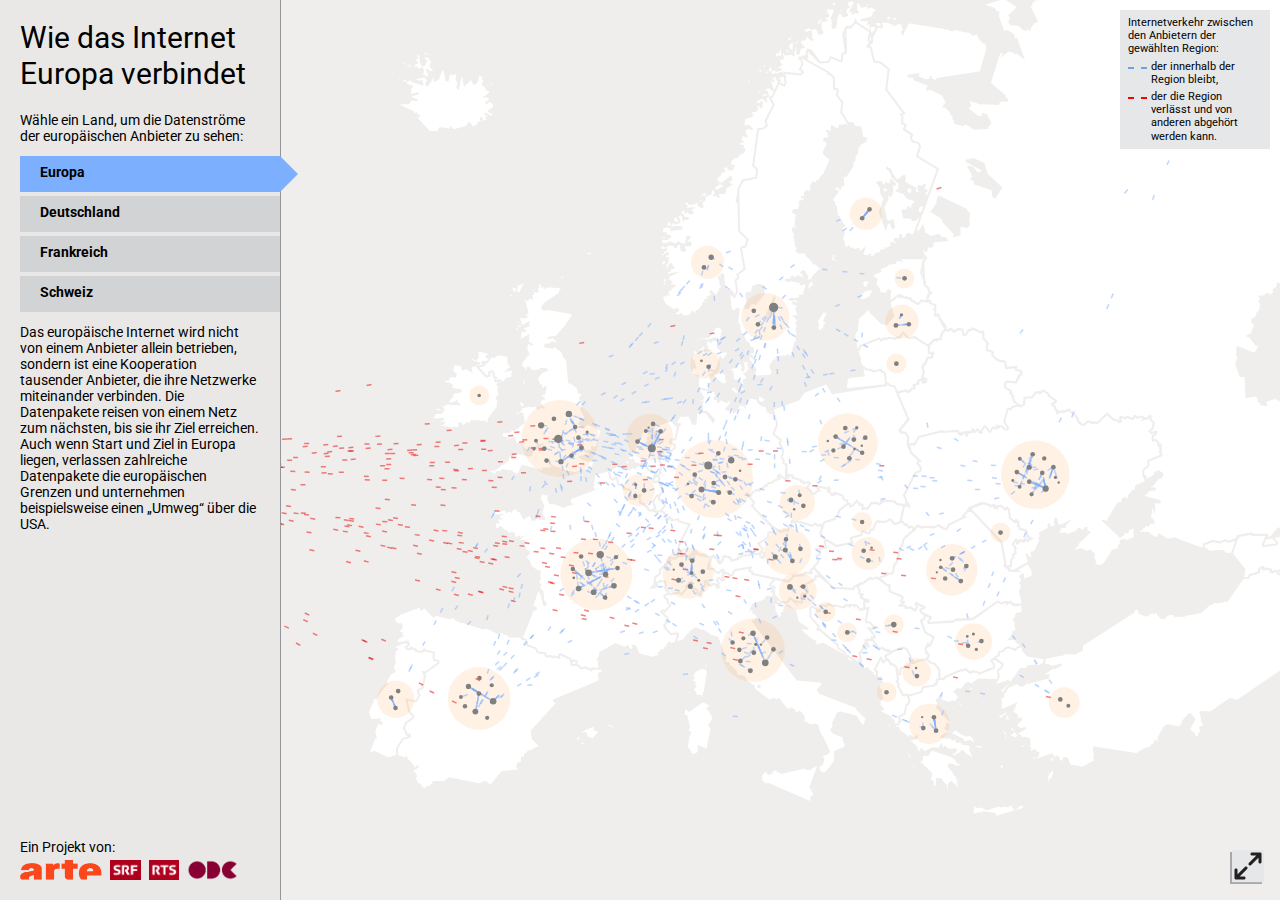
<file: web/index.html>
<!DOCTYPE html>
<html lang="en">
	<head>
		<meta charset="utf-8">
		<meta http-equiv="X-UA-Compatible" content="IE=edge">
		<meta name="viewport" content="width=device-width, initial-scale=1">
		<title>Wie das Internet Europa verbindet</title>
		
		<link href='http://fonts.googleapis.com/css?family=Roboto:400,700' rel='stylesheet' type='text/css'>
		<link rel="stylesheet" href="assets/style/main.css" />

		<script src="assets/lib/jquery-1.11.2.min.js"></script>
		<script src="assets/lib/d3.min.js"></script>

		<script src="assets/data/data.js"></script>
		<script src="assets/data/map.js"></script>
		<script src="assets/script/main.js"></script>
		<script src="assets/script/canvas.js"></script>
	</head>
	<body>
		<div id="content">
			<div id="sidebar">
				<h1>Wie das Internet Europa verbindet</h1>
				<div id="intro">Wähle ein Land, um die Datenströme der europäischen Anbieter zu sehen:</div>
				<div id="country_wrapper" class="noselect">
					<div id="btn_eu" country="eu" class="country_button active">Europa</div>
					<div id="btn_de" country="de" class="country_button">Deutschland</div>
					<div id="btn_fr" country="fr" class="country_button">Frankreich</div>
					<div id="btn_ch" country="ch" class="country_button">Schweiz</div>
				</div>
				<div id="description_wrapper">
					<div id="text_eu" class="description active">Das europäische Internet wird nicht von einem Anbieter allein betrieben, sondern ist eine Kooperation tausender Anbieter, die ihre Netzwerke miteinander verbinden. Die Datenpakete reisen von einem Netz zum nächsten, bis sie ihr Ziel erreichen. Auch wenn Start und Ziel in Europa liegen, verlassen zahlreiche Datenpakete die europäischen Grenzen und unternehmen beispielsweise einen „Umweg“ über die USA.</div>
					<div id="text_de" class="description">Der Internetverkehr innerhalb von Deutschland, sollte eigentlich auch innerhalb von Deutschland bleiben. Unsere Messungen mit der Hilfe von RIPE Atlas zeigen jedoch, dass die Daten immer wieder das Land verlassen, und Umwege über Großbritannien, Schweden, Spanien oder sogar die USA nehmen müssen. Die Recherchen führten zu dem Ergebnis, dass die Deutsche Telekom als einer der grössten deutschen Betreiber den Datenverkehr oft über das Ausland leitet.</div>
					<div id="text_fr" class="description">Anders in Frankreich: Die französischen Netzbetreiber kooperieren innerhalb der nationalen Grenzen und nutzen die eigene Infrastruktur zum Datenaustausch. Dieser Datenaustausch wird als Peering bezeichnet und in entsprechenden Verträgen zwischen den Anbietern geregelt. Darüber hinaus gibt es zusätzliche große Peering-Stellen, wie der DE-CIX in Frankfurt, SwissIX in Zürich und PARIX in Paris.</div>
					<div id="text_ch" class="description">Ähnlich in der Schweiz: Die Anbieter auf dem Schweizer Markt arbeiten zusammen. Reissaus wird nach Grossbritannien genommen via der Infrastruktur des weltweit tätigen Konzerns Liberty Global. Die Schweizer Tochterunternehmung heisst UPC Cablecom. Nur: Eine E-Mail, die von Zürich aus nach Genf versendet wird, kann als Datenpaket auch über das ausländische Anbieter geleitet werden, sollten beide Adressen nicht beim gleichen Schweizer Anbieter registriert sein.</div>
				</div>
				<div id="footer">
					Ein Projekt von:<br />
					<span id="logo_arte"></span>
					<span id="logo_srf"></span>
					<span id="logo_rts"></span>
					<span id="logo_odc"></span>
				</div>
			</div>
			<div id="map" class="noselect">
				<canvas id="canvas1"></canvas>
				<canvas id="canvas2"></canvas>
				<div id="btn_fullscreen"></div>
				<div id="legend">
					<table>
						<tr><td colspan="2">Internetverkehr zwischen den Anbietern der gewählten Region:</td></tr>
						<tr><td><span class="line" style="border-color:rgb(112,159,229)"></td><td>der innerhalb der Region bleibt,</td></tr>
						<tr><td><span class="line" style="border-color:rgb(255,0,0)"></td><td>der die Region verlässt und von anderen abgehört werden kann.</td></tr>
					</table>
				</div>
				<div id="popup"><span></span></div>
			</div>
		</div>
	</body>
</html>
</file>
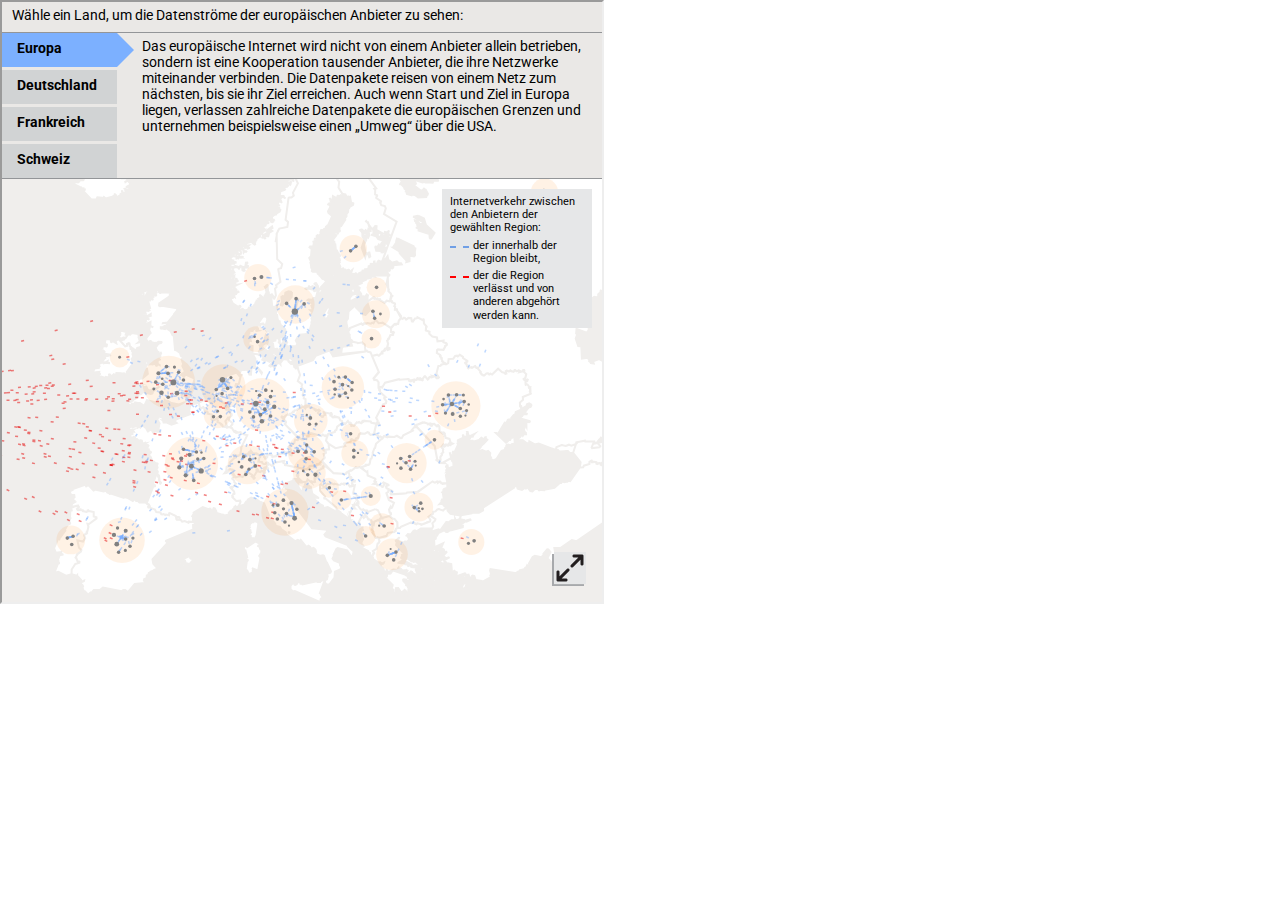
<file: web/iframetest.html>
<!DOCTYPE html>
<html lang="en">
	<head>
		<meta charset="utf-8">
		<meta http-equiv="X-UA-Compatible" content="IE=edge">
		<meta name="viewport" content="width=device-width, initial-scale=1">
		<title>Wie das Internet Europa verbindet</title>
		
		<link href='http://fonts.googleapis.com/css?family=Roboto:400,700' rel='stylesheet' type='text/css'>
		<link rel="stylesheet" href="assets/style/main.css" />

		<script src="assets/lib/jquery-1.11.2.min.js"></script>
		<script src="assets/lib/d3.min.js"></script>

		<script src="assets/data/data.js"></script>
		<script src="assets/data/map.js"></script>
		<script src="assets/script/main.js"></script>
		<script src="assets/script/canvas.js"></script>
	</head>
	<body>
		<iframe src="index.html" width="600" height="600" allowfullscreen="true" webkitallowfullscreen="true" mozallowfullscreen="true" oallowfullscreen="true" msallowfullscreen="true"></iframe>
	</body>
</html>
</file>
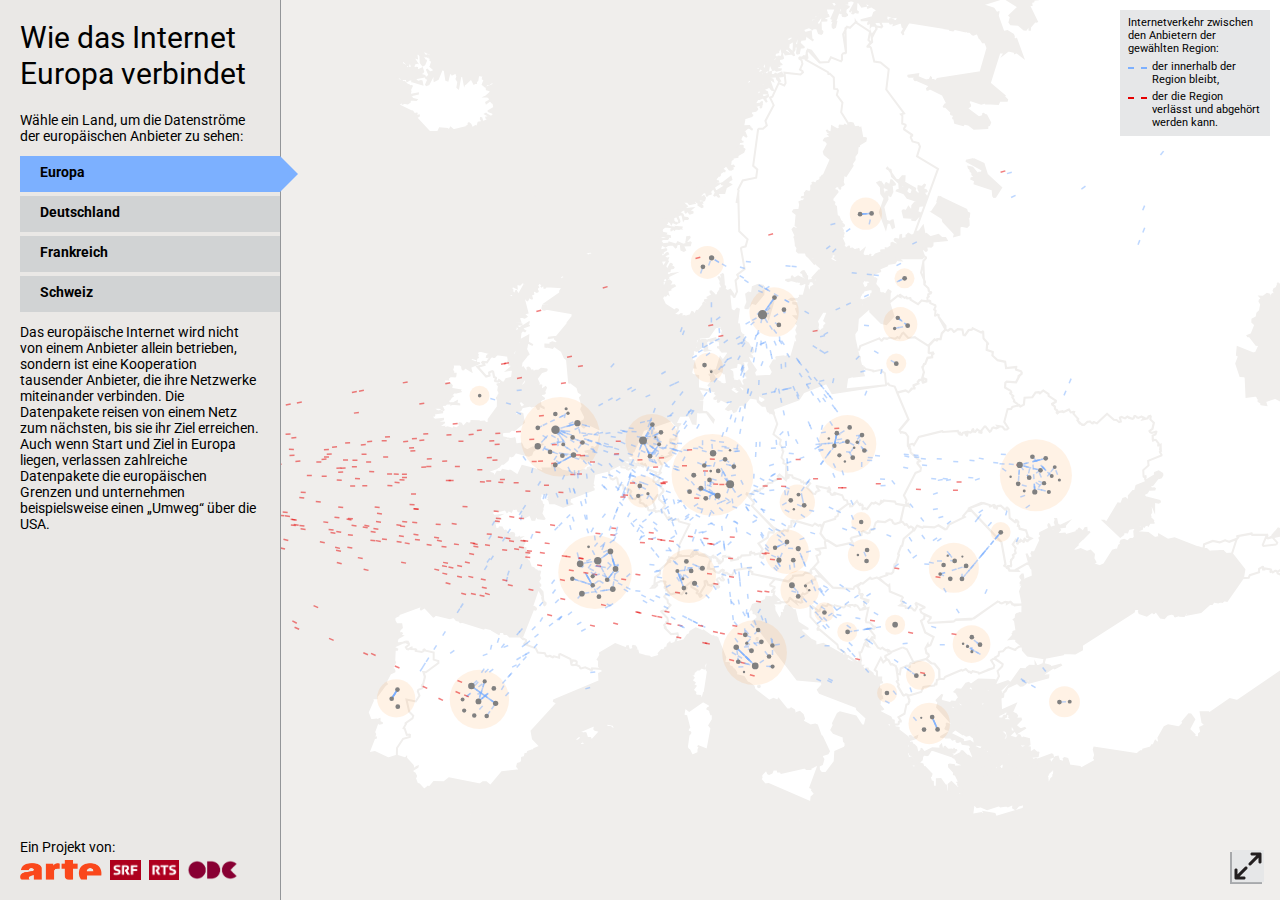
<file: web/index_de.html>
<!DOCTYPE html>
<html lang="de">
	<head>
		<meta charset="utf-8">
		<meta http-equiv="X-UA-Compatible" content="IE=edge">
		<meta name="viewport" content="width=600">
		<title>Wie das Internet Europa verbindet</title>
		
		<link href='http://fonts.googleapis.com/css?family=Roboto:400,700' rel='stylesheet' type='text/css'>
		<link rel="stylesheet" href="assets/style/main.css" />

		<script src="assets/lib/jquery-1.11.2.min.js"></script>
		<script src="assets/lib/d3.min.js"></script>

		<script src="assets/data/data.js"></script>
		<script src="assets/data/map.js"></script>
		<script src="assets/script/main.js"></script>
		<script src="assets/script/canvas.js"></script>
	</head>
	<body>
		<div id="content">
			<div id="sidebar">
				<h1>Wie das Internet Europa verbindet</h1>
				<div id="intro">Wähle ein Land, um die Datenströme der europäischen Anbieter zu sehen:</div>
				<div id="country_wrapper" class="noselect">
					<div id="btn_eu" country="eu" class="country_button active">Europa</div>
					<div id="btn_de" country="de" class="country_button">Deutschland</div>
					<div id="btn_fr" country="fr" class="country_button">Frankreich</div>
					<div id="btn_ch" country="ch" class="country_button">Schweiz</div>
				</div>
				<div id="description_wrapper">
					<div id="text_eu" class="description active">Das europäische Internet wird nicht von einem Anbieter allein betrieben, sondern ist eine Kooperation tausender Anbieter, die ihre Netzwerke miteinander verbinden. Die Datenpakete reisen von einem Netz zum nächsten, bis sie ihr Ziel erreichen. Auch wenn Start und Ziel in Europa liegen, verlassen zahlreiche Datenpakete die europäischen Grenzen und unternehmen beispielsweise einen „Umweg“ über die USA.</div>
					<div id="text_de" class="description">Der Internetverkehr innerhalb von Deutschland, sollte eigentlich auch innerhalb von Deutschland bleiben. Messungen mit der Hilfe von RIPE Atlas zeigen jedoch, dass die Daten immer wieder das Land verlassen, und Umwege über Großbritannien, Schweden, Spanien oder sogar die USA nehmen müssen. Die Recherchen führten zu dem Ergebnis, dass die Deutsche Telekom als einer der grössten deutschen Betreiber den Datenverkehr oft über das Ausland leitet.</div>
					<div id="text_fr" class="description">Die französischen Netzbetreiber kooperieren innerhalb der nationalen Grenzen und nutzen die eigene Infrastruktur zum Datenaustausch. Dieser Datenaustausch wird als Peering bezeichnet und in entsprechenden Verträgen zwischen den Anbietern geregelt. Darüber hinaus gibt es zusätzliche große Peering-Stellen, wie der DE-CIX in Frankfurt, SwissIX in Zürich und PARIX in Paris.</div>
					<div id="text_ch" class="description">Die Anbieter auf dem Schweizer Markt arbeiten zusammen. Reissaus wird nach Grossbritannien genommen via der Infrastruktur des weltweit tätigen Konzerns Liberty Global. Die Schweizer Tochterunternehmung heisst UPC Cablecom. Nur: Eine E-Mail, die von Zürich aus nach Genf versendet wird, kann als Datenpaket auch über das ausländische Anbieter geleitet werden, sollten beide Adressen nicht beim gleichen Schweizer Anbieter registriert sein.</div>
				</div>
				<div id="footer">
					Ein Projekt von:<br />
					<a href="http://www.arte.tv/de"><span id="logo_arte"></span></a>
					<a href="http://www.srf.ch/"><span id="logo_srf"></span></a>
					<a href="http://www.rts.ch/"><span id="logo_rts"></span></a>
					<a href="https://opendatacity.de/"><span id="logo_odc"></span></a>
				</div>
			</div>
			<div id="map" class="noselect">
				<canvas id="canvas1"></canvas>
				<canvas id="canvas2"></canvas>
				<div id="btn_fullscreen"></div>
				<div id="legend">
					<table>
						<tr><td colspan="2">Internetverkehr zwischen den Anbietern der gewählten Region:</td></tr>
						<tr><td><span class="line" style="border-color:rgb(124,176,255)"></td><td>der innerhalb der Region bleibt,</td></tr>
						<tr><td><span class="line" style="border-color:rgb(230,0,0)"></td><td>der die Region verlässt und abgehört werden kann.</td></tr>
					</table>
				</div>
				<div id="source">Datenquelle: <a href="https://atlas.ripe.net">RIPE Atlas</a></div>
				<div id="popup"><span></span></div>
			</div>
		</div>
		<script type="text/javascript">
			<!--
			xtnv = document;        //parent.document or top.document or document        
			xtsd = "http://logc136";
			xtsite = "525585";
			xtn2 = "2";        // level 2 site ID
			xtpage = "gps_internet_atlas_ripe";        //page name (with the use of :: to create chapters)
			xtdi = "";        //implication degree
			xt_multc = "";                      //all the xi indicators (like "&x1=...&x2=....&x3=...")
			xt_an = "";        //user ID
			xt_ac = "";        //category ID
			//do not modify below
			if (window.xtparam!=null){window.xtparam+="&ac="+xt_ac+"&an="+xt_an+xt_multc;}
			else{window.xtparam="&ac="+xt_ac+"&an="+xt_an+xt_multc;};
			//-->
		</script>
		<script type="text/javascript" src="http://www.arte.tv/static/js/libs/xtcore.js"></script>
		<noscript>
			<img width="1" height="1" alt="" src="http://logc136.xiti.com/hit.xiti?s=525585&amp;s2=2&amp;p=gps_internet_atlas_ripe&amp;di=&amp;an=&amp;ac=" >
		</noscript>
	</body>
</html>
</file>
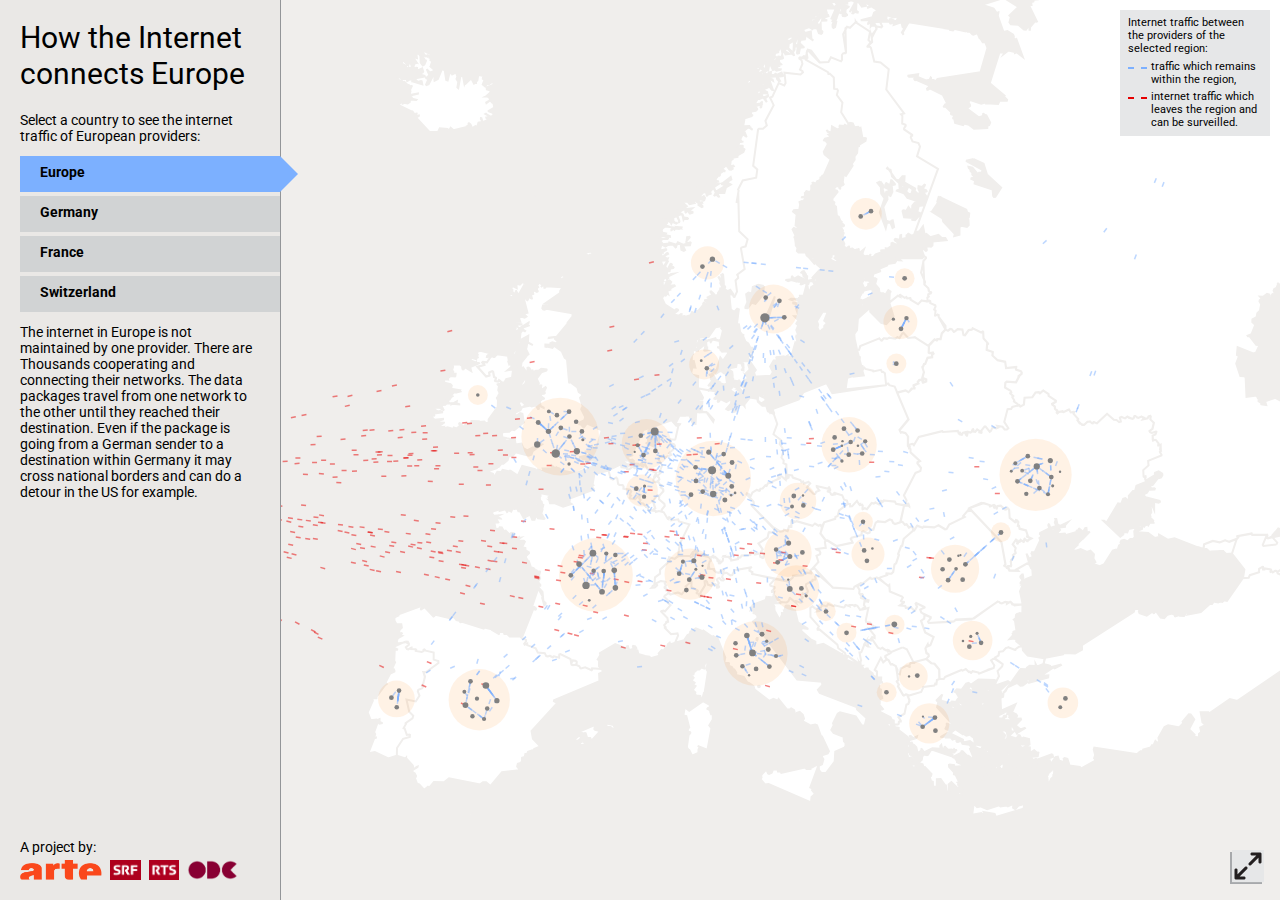
<file: web/index_en.html>
<!DOCTYPE html>
<html lang="en">
	<head>
		<meta charset="utf-8">
		<meta http-equiv="X-UA-Compatible" content="IE=edge">
		<meta name="viewport" content="width=600">
		<title>The internet in Europe</title>
		
		<link href='http://fonts.googleapis.com/css?family=Roboto:400,700' rel='stylesheet' type='text/css'>
		<link rel="stylesheet" href="assets/style/main.css" />

		<script src="assets/lib/jquery-1.11.2.min.js"></script>
		<script src="assets/lib/d3.min.js"></script>

		<script src="assets/data/data.js"></script>
		<script src="assets/data/map.js"></script>
		<script src="assets/script/main.js"></script>
		<script src="assets/script/canvas.js"></script>
	</head>
	<body>
		<div id="content">
			<div id="sidebar">
				<h1>How the Internet connects Europe</h1>
				<div id="intro">Select a country to see the internet traffic of European providers:</div>
				<div id="country_wrapper" class="noselect">
					<div id="btn_eu" country="eu" class="country_button active">Europe</div>
					<div id="btn_de" country="de" class="country_button">Germany</div>
					<div id="btn_fr" country="fr" class="country_button">France</div>
					<div id="btn_ch" country="ch" class="country_button">Switzerland</div>
				</div>
				<div id="description_wrapper">
					<div id="text_eu" class="description active">The internet in Europe is not maintained by one provider. There are Thousands cooperating and connecting their networks. The data packages travel from one network to the other until they reached their destination. Even if the package is going from a German sender to a destination within Germany it may cross national borders and can do a detour in the US for example.</div>
					<div id="text_de" class="description">The traffic within Germany should normally stay in Germany. But the research based on RIPE Atlas data shows that the packages are leaving regularly the country and doing detours to Britain, Sweden, Spain and the US. Research shows that Deutsche Telekom, one of the biggest operators in Germany, also transmits data traffic abroad.</div>
					<div id="text_fr" class="description">French network operators cooperate within national borders and use their own infrastructure to exchange data. This data exchange is called “peering” and is stipulated in corresponding contracts between the providers. Beside that there are big Peering-hubs like DE-CIX in Frankfurt/Main,  SwissIX in Zurich and PARIX in Paris.</div>
					<div id="text_ch" class="description">Providers on the Swiss market work together. Data is sent off to Great Britain via the infrastructure of the globally active company Liberty Global. The Swiss subsidiary is called UPC Cablecom. However: An email sent from Zurich to Geneva can also be transferred as a data packet via the foreign provider, if both addresses are not registered with the same Swiss provider.</div>
				</div>
				<div id="footer">
					A project by:<br />
					<a href="http://www.arte.tv/de"><span id="logo_arte"></span></a>
					<a href="http://www.srf.ch/"><span id="logo_srf"></span></a>
					<a href="http://www.rts.ch/"><span id="logo_rts"></span></a>
					<a href="https://opendatacity.de/"><span id="logo_odc"></span></a>
				</div>
			</div>
			<div id="map" class="noselect">
				<canvas id="canvas1"></canvas>
				<canvas id="canvas2"></canvas>
				<div id="btn_fullscreen"></div>
				<div id="legend">
					<table>
						<tr><td colspan="2">Internet traffic between the providers of the selected region:</td></tr>
						<tr><td><span class="line" style="border-color:rgb(124,176,255)"></td><td>traffic which remains within the region,</td></tr>
						<tr><td><span class="line" style="border-color:rgb(230,0,0)"></td><td>internet traffic which leaves the region and can be surveilled.</td></tr>
					</table>
				</div>
				<div id="source">data source: <a href="https://atlas.ripe.net">RIPE Atlas</a></div>
				<div id="popup"><span></span></div>
			</div>
		</div>
		<script type="text/javascript">
			<!--
			xtnv = document;        //parent.document or top.document or document        
			xtsd = "http://logc136";
			xtsite = "525585";
			xtn2 = "1";        // level 2 site ID
			xtpage = "gps_internet_atlas_ripe";        //page name (with the use of :: to create chapters)
			xtdi = "";        //implication degree
			xt_multc = "";                      //all the xi indicators (like "&x1=...&x2=....&x3=...")
			xt_an = "";        //user ID
			xt_ac = "";        //category ID
			//do not modify below
			if (window.xtparam!=null){window.xtparam+="&ac="+xt_ac+"&an="+xt_an+xt_multc;}
			else{window.xtparam="&ac="+xt_ac+"&an="+xt_an+xt_multc;};
			//-->
		</script>
		<script type="text/javascript" src="http://www.arte.tv/static/js/libs/xtcore.js"></script>
		<noscript>
			<img width="1" height="1" alt="" src="http://logc136.xiti.com/hit.xiti?s=525585&amp;s2=1&amp;p=gps_internet_atlas_ripe&amp;di=&amp;an=&amp;ac=" >
		</noscript>
	</body>
</html>
</file>
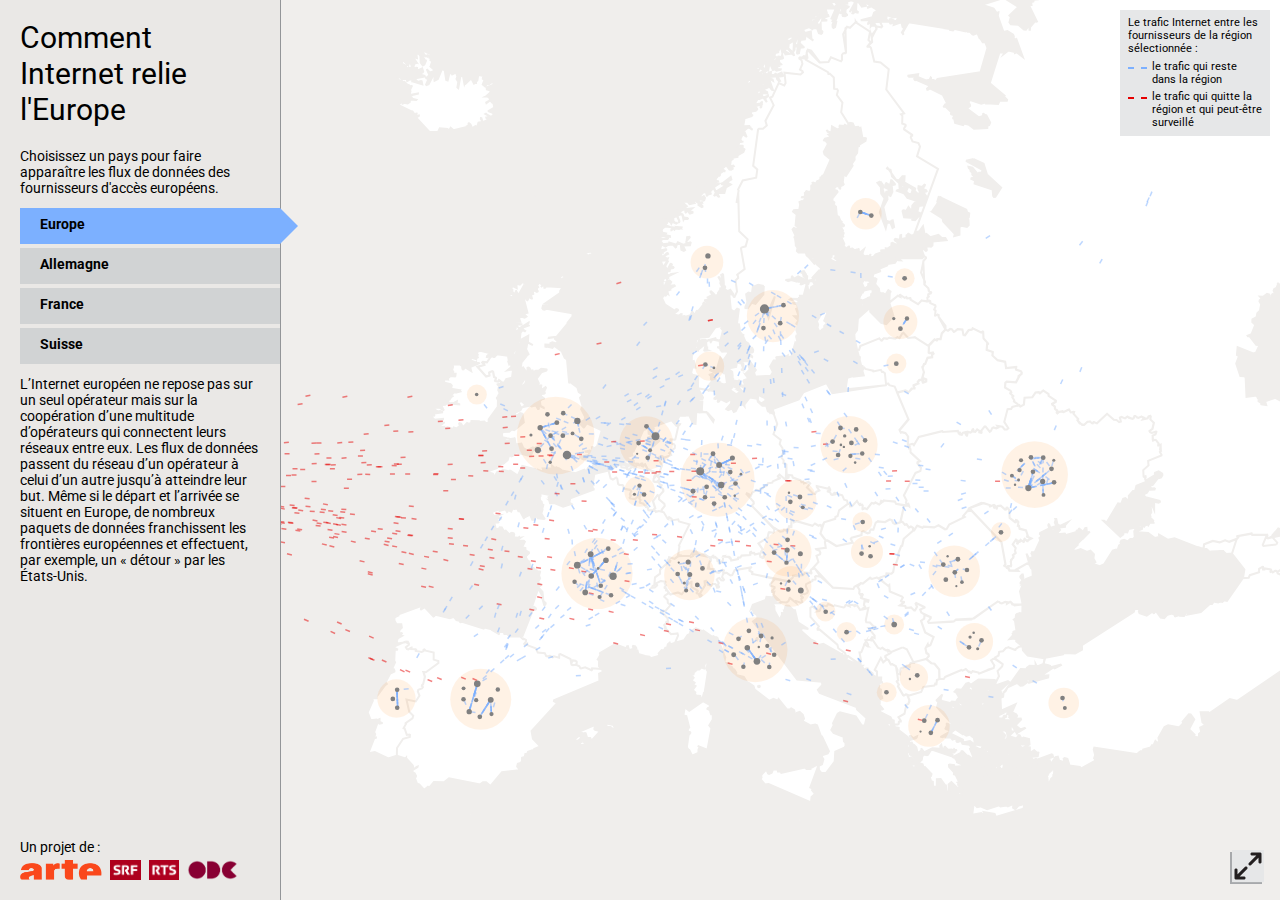
<file: web/index_fr.html>
<!DOCTYPE html>
<html lang="en">
	<head>
		<meta charset="utf-8">
		<meta http-equiv="X-UA-Compatible" content="IE=edge">
		<meta name="viewport" content="width=600">
		<title>Les paquets de données en transit</title>
		
		<link href='http://fonts.googleapis.com/css?family=Roboto:400,700' rel='stylesheet' type='text/css'>
		<link rel="stylesheet" href="assets/style/main.css" />

		<script src="assets/lib/jquery-1.11.2.min.js"></script>
		<script src="assets/lib/d3.min.js"></script>

		<script src="assets/data/data.js"></script>
		<script src="assets/data/map.js"></script>
		<script src="assets/script/main.js"></script>
		<script src="assets/script/canvas.js"></script>
	</head>
	<body>
		<div id="content">
			<div id="sidebar">
				<h1>Comment Internet relie l'Europe</h1>
				<div id="intro">Choisissez un pays pour faire apparaître les flux de données des fournisseurs d'accès européens.</div>
				<div id="country_wrapper" class="noselect">
					<div id="btn_eu" country="eu" class="country_button active">Europe</div>
					<div id="btn_de" country="de" class="country_button">Allemagne</div>
					<div id="btn_fr" country="fr" class="country_button">France</div>
					<div id="btn_ch" country="ch" class="country_button">Suisse</div>
				</div>
				<div id="description_wrapper">
					<div id="text_eu" class="description active">L’Internet européen ne repose pas sur un seul opérateur mais sur la coopération d’une multitude d’opérateurs qui connectent leurs réseaux entre eux. Les flux de données passent du réseau d’un opérateur à celui d’un autre jusqu’à atteindre leur but. Même si le départ et l’arrivée se situent en Europe, de nombreux paquets de données franchissent les frontières européennes et effectuent, par exemple, un «&nbsp;détour&nbsp;» par les États-Unis.</div>
					<div id="text_de" class="description">Le trafic Internet allemand est censé rester en Allemagne. Les mesures que nous avons effectuées avec l’aide de Ripe Atlas montrent pourtant que les données quittent sans cesse le pays, et qu’elles doivent faire des détours par la Grande-Bretagne, la Suède, l’Espagne ou même les États-Unis. Nos recherches ont établi que Deutsche Telekom, l’un des plus puissants opérateurs en Allemagne, dirige souvent le trafic vers l’étranger.</div>
					<div id="text_fr" class="description">Les opérateurs français coopèrent à l'intérieur des frontières nationales et utilisent leurs propres infrastructures pour l'échange de données. Ce mode de fonctionnement de l'échange de données est appelé le peering (appairage), et fait l'objet de contrats entre les opérateurs. Il existe plusieurs gros points nodaux de peering en Europe comme le DE-CIX à Francfort, SwissIX à Zurich, et PARIX à Paris.</div>
					<div id="text_ch" class="description">Les opérateurs du marché suisse coopèrent entre eux. Le trafic sortant est transmis en Grande-Bretagne via l'infrastructure de Liberty Global, un groupe opérant à l'échelle mondiale. La filiale suisse s'appelle UPC Cablecom. Mais un courriel envoyé de Zurich à Genève peut aussi transiter par l'opérateur étranger si les deux adresses électroniques, celle d'origine et celle de destination, ne sont par enregistrées auprès du même fournisseur d'accès en Suisse.</div>
				</div>
				<div id="footer">
					Un projet de&nbsp;:<br />
					<a href="http://www.arte.tv/fr"><span id="logo_arte"></span></a>
					<a href="http://www.srf.ch/"><span id="logo_srf"></span></a>
					<a href="http://www.rts.ch/"><span id="logo_rts"></span></a>
					<a href="https://opendatacity.de/"><span id="logo_odc"></span></a>
				</div>
			</div>
			<div id="map" class="noselect">
				<canvas id="canvas1"></canvas>
				<canvas id="canvas2"></canvas>
				<div id="btn_fullscreen"></div>
				<div id="legend">
					<table>
						<tr><td colspan="2">Le trafic Internet entre les fournisseurs de la région sélectionnée&nbsp;:</td></tr>
						<tr><td><span class="line" style="border-color:rgb(124,176,255)"></td><td>le trafic qui reste dans la région</td></tr>
						<tr><td><span class="line" style="border-color:rgb(230,0,0)"></td><td>le trafic qui quitte la région et qui peut-être surveillé</td></tr>
					</table>
				</div>
				<div id="source">source de données&nbsp;: <a href="https://atlas.ripe.net">RIPE Atlas</a></div>
				<div id="popup"><span></span></div>
			</div>
		</div>
		<script type="text/javascript">
			<!--
			xtnv = document;        //parent.document or top.document or document        
			xtsd = "http://logc136";
			xtsite = "525585";
			xtn2 = "1";        // level 2 site ID
			xtpage = "gps_internet_atlas_ripe";        //page name (with the use of :: to create chapters)
			xtdi = "";        //implication degree
			xt_multc = "";                      //all the xi indicators (like "&x1=...&x2=....&x3=...")
			xt_an = "";        //user ID
			xt_ac = "";        //category ID
			//do not modify below
			if (window.xtparam!=null){window.xtparam+="&ac="+xt_ac+"&an="+xt_an+xt_multc;}
			else{window.xtparam="&ac="+xt_ac+"&an="+xt_an+xt_multc;};
			//-->
		</script>
		<script type="text/javascript" src="http://www.arte.tv/static/js/libs/xtcore.js"></script>
		<noscript>
			<img width="1" height="1" alt="" src="http://logc136.xiti.com/hit.xiti?s=525585&amp;s2=1&amp;p=gps_internet_atlas_ripe&amp;di=&amp;an=&amp;ac=" >
		</noscript>
	</body>
</html>
</file>
<file: web/assets/style/main.css>
html, body, #content {
	margin: 0;
	padding: 0;
	width: 100%;
	height: 100%;
	font-family: 'Roboto', sans-serif;
	font-size: 14px;
}

#content {
	position: relative;
}

#sidebar, #map {
	position: absolute;
}

#sidebar {
	background: #eae8e6;
}

	h1 {
		font-weight: normal;
		font-size: 30px;
		line-height: 1.2em;
		margin: 0 0 20px 0;
	}

		.country_button {
			background: #d1d3d4;
			font-weight: bold;
			        transition: background-color 0.1s;
			-webkit-transition: background-color 0.1s;
			cursor: pointer;
		}

			.country_button::after {
				content: ' ';
				position: absolute;
				top: 20px;
				right: 0px;
				width: 0px;
				height: 0px;
				border-top: 0px solid transparent;
				border-bottom: 0px solid transparent;
				border-left: 0px solid #7cb0ff;
			        transition: border-width 0.1s, right 0.1s, top 0.1s;
			-webkit-transition: border-width 0.1s, right 0.1s, top 0.1s;
			}

			.country_button:hover {
				background: #B5C7E2;
			}

			.country_button.active, .country_button.active:hover {
				position: relative;
				z-index: 1000;
				background: #7cb0ff;
			}

				.country_button.active::after {
					top: 0px;
					right: -18px;
					border-top-width: 18px;
					border-bottom-width: 18px;
					border-left-width: 18px;
				}

	.description {
		display: none;
	}

		.description.active {
			display: block;
		}

	#footer {
		position: absolute;
		width: 240px;
		bottom: 20px;
		left: 20px;
	}

		#footer span {
			vertical-align: top;
			display: inline-block;
			background-size: contain;
			background-repeat: no-repeat;
			background-position: top left;
			height: 20px;
			margin-top: 5px;
		}

			#logo_arte { background-image: url('arte.png'); width: 82px; }
			#logo_srf  { background-image: url('srf.png');  width: 31px; margin-left: 5px; }
			#logo_rts  { background-image: url('rts.png');  width: 30px; margin-left: 5px; }
			#logo_odc  { background-image: url('odc.png');  width: 51px; margin-left: 5px; }

#map {
	background: #f0eeec;
	z-index: 100;
	overflow: hidden;
}

	#map canvas {
		position: absolute;
		top: 0;
		left: 0;
	}

	#btn_fullscreen {
		position: absolute;
		bottom: 16px;
		right: 16px;
		width: 34px;
		height: 34px;
		background-image: url('btnfullscreen.png');
		background-size: 98px 34px;
		background-position: top right;
	}

		#btn_fullscreen.active {
			background-position: top left;
		}

	#legend {
		position: absolute;
		top: 10px;
		right: 10px;
		background-color: #e6e7e8;
		font-size: 11px;
		padding: 3px 5px;
		width: 140px;
		line-height: 1.2em;
	}
		#legend td {
			vertical-align: top;
		}

		#legend span.line {
			display: inline-block;
			width: 19px;
			height: 10px;
			border:none;
			border-top: 2px dashed #000;
			margin-top: 7px;
		}

	#popup {
		position: absolute;
		display: none;
		background: #000;
		padding-top: 3px;
		padding-right: 5px;
		height: 17px;
		color: #fff;
		font-size: 10.5px;
		pointer-events: none;
	}

		#popup span {
			display: inline-block;
			text-overflow: ellipsis;
			max-width: 150px;
			white-space: nowrap;
			overflow: hidden;
		}

		#popup::before {
			content: ' ';
			position: absolute;
			top: 0px;
			left: -10px;
			width: 0px;
			height: 0px;
			border-top: 10px solid transparent;
			border-bottom: 10px solid transparent;
			border-right: 10px solid #000;
		}

.noselect {
	-webkit-touch-callout: none;
	  -webkit-user-select: none;
	   -khtml-user-select: none;
	     -moz-user-select: none;
	      -ms-user-select: none;
	          user-select: none;
}

@media (max-width: 650px) {
	#sidebar {
		top: 0px;
		left: 0px;
		right: 0px;
		height: 176px;
		padding: 0px;
	}
		h1, #footer {
			display: none;
		}
		#intro {
			padding: 5px 10px;
			border-bottom: 1px solid #939598;
			height: 20px;
		}
		#country_wrapper {
			margin: 0px;
		}
			.country_button {
				padding: 7px 0px 0px 15px;
				height: 27px;
				width: 100px;
				margin-bottom: 3px;
			}
				.country_button.active::after {
					top: 0px;
					right: -17px;
					border-top-width: 17px;
					border-left-width: 17px;
					border-bottom-width: 17px;
				}
		#description_wrapper {
			position: absolute;
			top: 31px;
			left: 120px;
			right: 0px;
			bottom: 0px;
			padding: 5px 10px 5px 20px;
		}
	#map {
		top: 176px;
		left: 0px;
		bottom: 0px;
		right: 0px;
		border-top: 1px solid #939598;
	}
}

@media (min-width: 651px) {
	#sidebar {
		width: 240px;
		top: 0px;
		left: 0px;
		bottom: 0px;
		padding: 20px;
	}
		#country_wrapper {
			margin-top: 10px;
			margin-bottom: 10px;
		}
			.country_button {
				padding: 8px 0px 0px 20px;
				height: 28px;
				width: 240px;
				border: 2px solid rgba(234,232,230,1);
				border-left: none;
				border-right: none;
			}
	#map {
		top: 0px;
		left: 280px;
		bottom: 0px;
		right: 0px;
		border-left: 1px solid #939598;
	}
}

@media (min-width: 651px) and (max-height:720px) {
	h1 {
		margin-bottom: 15px;
	}
	#intro, .description {
		font-size: 13px;
	}
}

@media (min-width: 651px) and (max-height:660px) {
	h1 {
		margin-bottom: 15px;
		font-size: 25px;
	}
	#intro, .description {
		font-size: 12px;
	}
}
</file>
